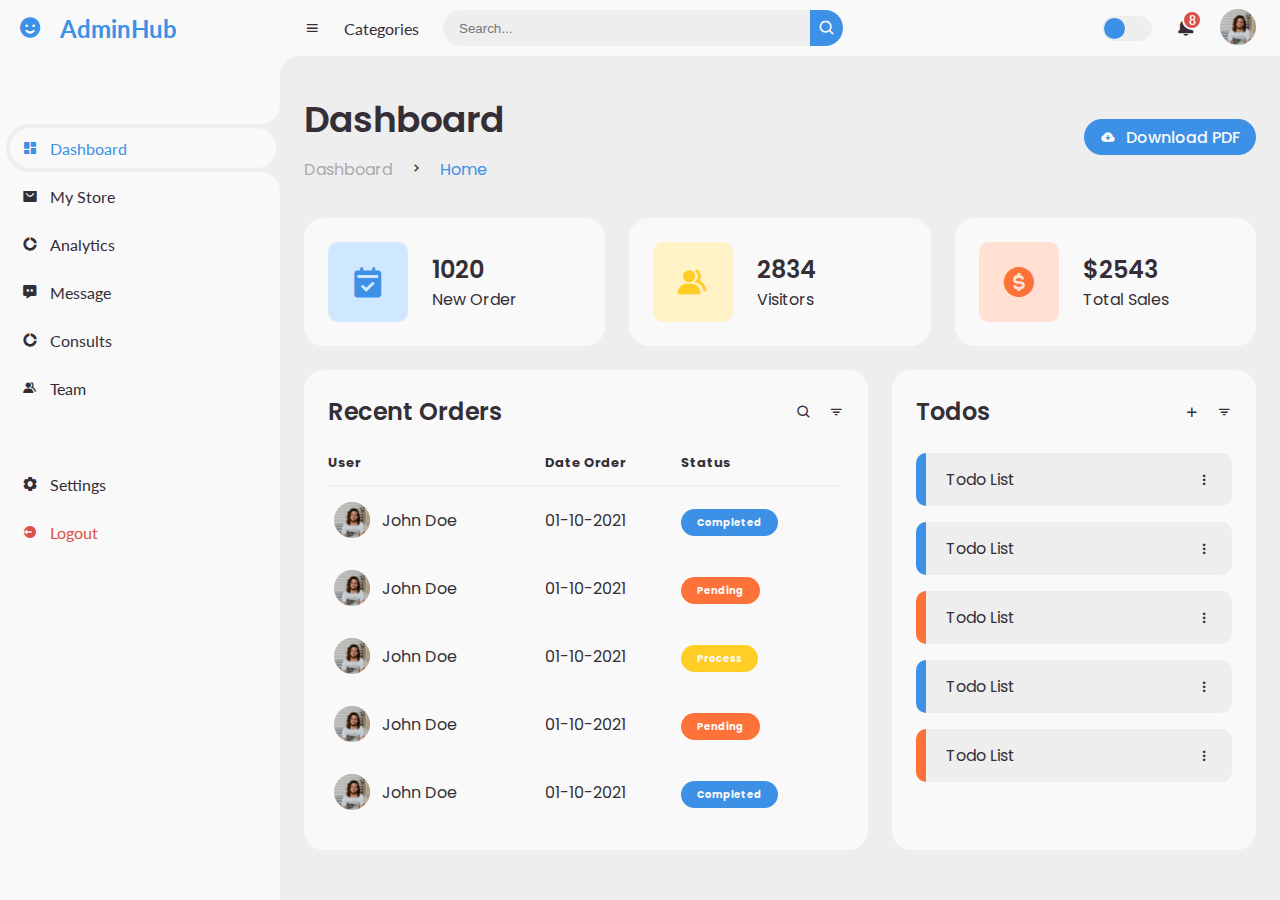
<file: FrontEnd/Index.html>
<!DOCTYPE html>
<html lang="en">
<head>
    <meta charset="UTF-8">
    <meta name="viewport" content="width=device-width, initial-scale=1.0">
    <!-- Boxicons -->
	<link href='https://unpkg.com/boxicons@2.0.9/css/boxicons.min.css' rel='stylesheet'>
    <link rel="stylesheet" href="Css/style.css">
    <script src="Js/conexion.js" defer></script>
    <script src="Js/main.js" defer></script>
    <title>Dashboard</title>
</head>
<body>
    <!-- SIDEBAR -->
	<section id="sidebar">
		<a href="#" class="brand">
			<i class='bx bxs-smile'></i>
			<span class="text">AdminHub</span>
		</a>
		<ul class="side-menu top">
			<li class="active">
				<a href="#">
					<i class='bx bxs-dashboard' ></i>
					<span class="text">Dashboard</span>
				</a>
			</li>
			<li>
				<a href="#">
					<i class='bx bxs-shopping-bag-alt' ></i>
					<span class="text">My Store</span>
				</a>
			</li>
			<li>
				<a href="#">
					<i class='bx bxs-doughnut-chart' ></i>
					<span class="text">Analytics</span>
				</a>
			</li>
			<li>
				<a href="#">
					<i class='bx bxs-message-dots' ></i>
					<span class="text">Message</span>
				</a>
			</li>
				<li>
				<a href="IndexConsults.html">
					<i class='bx bxs-doughnut-chart' ></i>
					<span class="text">Consults</span>
				</a>
			</li>
			<li>
				<a href="#">
					<i class='bx bxs-group' ></i>
					<span class="text">Team</span>
				</a>
			</li>
		</ul>
		<ul class="side-menu">
			<li>
				<a href="#">
					<i class='bx bxs-cog' ></i>
					<span class="text">Settings</span>
				</a>
			</li>
			<li>
				<a href="#" class="logout">
					<i class='bx bxs-log-out-circle' ></i>
					<span class="text">Logout</span>
				</a>
			</li>
		</ul>
	</section>
	<!-- SIDEBAR -->

    <!-- CONTENT -->
	<section id="content">
        <!-- NAVBAR -->
		<nav>
			<i class='bx bx-menu' ></i>
			<a href="#" class="nav-link">Categories</a>
			<form action="#">
				<div class="form-input">
					<input type="search" placeholder="Search...">
					<button type="submit" class="search-btn"><i class='bx bx-search' ></i></button>
				</div>
			</form>
			<input type="checkbox" id="switch-mode" hidden>
			<label for="switch-mode" class="switch-mode"></label>
			<a href="#" class="notification">
				<i class='bx bxs-bell' ></i>
				<span class="num">8</span>
			</a>
			<a href="#" class="profile">
				<img src="img/people.png">
			</a>
		</nav>
		<!-- NAVBAR -->

        <!-- MAIN -->
		<main>
			<div class="head-title">
				<div class="left">
					<h1>Dashboard</h1>
					<ul class="breadcrumb">
						<li>
							<a href="#">Dashboard</a>
						</li>
						<li><i class='bx bx-chevron-right' ></i></li>
						<li>
							<a class="active" href="#">Home</a>
						</li>
					</ul>
				</div>
				<a href="#" class="btn-download">
					<i class='bx bxs-cloud-download' ></i>
					<span class="text">Download PDF</span>
				</a>
			</div>

			<ul class="box-info">
				<li>
					<i class='bx bxs-calendar-check' ></i>
					<span class="text">
						<h3>1020</h3>
						<p>New Order</p>
					</span>
				</li>
				<li>
					<i class='bx bxs-group' ></i>
					<span class="text">
						<h3>2834</h3>
						<p>Visitors</p>
					</span>
				</li>
				<li>
					<i class='bx bxs-dollar-circle' ></i>
					<span class="text">
						<h3>$2543</h3>
						<p>Total Sales</p>
					</span>
				</li>
			</ul>

			<div class="table-data">
				<div class="order">
					<div class="head">
						<h3>Recent Orders</h3>
						<i class='bx bx-search' ></i>
						<i class='bx bx-filter' ></i>
					</div>
					<table>
						<thead>
							<tr>
								<th>User</th>
								<th>Date Order</th>
								<th>Status</th>
							</tr>
						</thead>
						<tbody>
							<tr>
								<td>
									<img src="img/people.png">
									<p>John Doe</p>
								</td>
								<td>01-10-2021</td>
								<td><span class="status completed">Completed</span></td>
							</tr>
							<tr>
								<td>
									<img src="img/people.png">
									<p>John Doe</p>
								</td>
								<td>01-10-2021</td>
								<td><span class="status pending">Pending</span></td>
							</tr>
							<tr>
								<td>
									<img src="img/people.png">
									<p>John Doe</p>
								</td>
								<td>01-10-2021</td>
								<td><span class="status process">Process</span></td>
							</tr>
							<tr>
								<td>
									<img src="img/people.png">
									<p>John Doe</p>
								</td>
								<td>01-10-2021</td>
								<td><span class="status pending">Pending</span></td>
							</tr>
							<tr>
								<td>
									<img src="img/people.png">
									<p>John Doe</p>
								</td>
								<td>01-10-2021</td>
								<td><span class="status completed">Completed</span></td>
							</tr>
						</tbody>
					</table>
				</div>
				<div class="todo">
					<div class="head">
						<h3>Todos</h3>
						<i class='bx bx-plus' ></i>
						<i class='bx bx-filter' ></i>
					</div>
					<ul class="todo-list">
						<li class="completed">
							<p>Todo List</p>
							<i class='bx bx-dots-vertical-rounded' ></i>
						</li>
						<li class="completed">
							<p>Todo List</p>
							<i class='bx bx-dots-vertical-rounded' ></i>
						</li>
						<li class="not-completed">
							<p>Todo List</p>
							<i class='bx bx-dots-vertical-rounded' ></i>
						</li>
						<li class="completed">
							<p>Todo List</p>
							<i class='bx bx-dots-vertical-rounded' ></i>
						</li>
						<li class="not-completed">
							<p>Todo List</p>
							<i class='bx bx-dots-vertical-rounded' ></i>
						</li>
					</ul>
				</div>
			</div>
		</main>
		<!-- MAIN -->
    </section>
    <!-- CONTENT -->
    
</body>
</html>
</file>
<file: FrontEnd/Css/style.css>
@import url('https://fonts.googleapis.com/css2?family=Lato:wght@400;700&family=Poppins:wght@400;500;600;700&display=swap');

* {
	margin: 0;
	padding: 0;
	box-sizing: border-box;
}

a {
	text-decoration: none;
}

li {
	list-style: none;
}

:root {
	--poppins: 'Poppins', sans-serif;
	--lato: 'Lato', sans-serif;
	--light: #F9F9F9;
	--blue: #3C91E6;
	--light-blue: #CFE8FF;
	--grey: #eee;
	--dark-grey: #AAAAAA;
	--dark: #342E37;
	--red: #DB504A;
	--yellow: #FFCE26;
	--light-yellow: #FFF2C6;
	--orange: #FD7238;
	--light-orange: #FFE0D3;
}

html {
	overflow-x: hidden;
}

body.dark {
	--light: #0C0C1E;
	--grey: #060714;
	--dark: #FBFBFB;
}

body {
	background: var(--grey);
	overflow-x: hidden;
}

/* SIDEBAR */
#sidebar {
	position: fixed;
	top: 0;
	left: 0;
	width: 280px;
	height: 100%;
	background: var(--light);
	z-index: 2000;
	font-family: var(--lato);
	transition: .3s ease;
	overflow-x: hidden;
	scrollbar-width: none;
}
#sidebar::--webkit-scrollbar {
	display: none;
}
#sidebar.hide {
	width: 60px;
}
#sidebar .brand {
	font-size: 24px;
	font-weight: 700;
	height: 56px;
	display: flex;
	align-items: center;
	color: var(--blue);
	position: sticky;
	top: 0;
	left: 0;
	background: var(--light);
	z-index: 500;
	padding-bottom: 20px;
	box-sizing: content-box;
}
#sidebar .brand .bx {
	min-width: 60px;
	display: flex;
	justify-content: center;
}
#sidebar .side-menu {
	width: 100%;
	margin-top: 48px;
}
#sidebar .side-menu li {
	height: 48px;
	background: transparent;
	margin-left: 6px;
	border-radius: 48px 0 0 48px;
	padding: 4px;
}
#sidebar .side-menu li.active {
	background: var(--grey);
	position: relative;
}
#sidebar .side-menu li.active::before {
	content: '';
	position: absolute;
	width: 40px;
	height: 40px;
	border-radius: 50%;
	top: -40px;
	right: 0;
	box-shadow: 20px 20px 0 var(--grey);
	z-index: -1;
}
#sidebar .side-menu li.active::after {
	content: '';
	position: absolute;
	width: 40px;
	height: 40px;
	border-radius: 50%;
	bottom: -40px;
	right: 0;
	box-shadow: 20px -20px 0 var(--grey);
	z-index: -1;
}
#sidebar .side-menu li a {
	width: 100%;
	height: 100%;
	background: var(--light);
	display: flex;
	align-items: center;
	border-radius: 48px;
	font-size: 16px;
	color: var(--dark);
	white-space: nowrap;
	overflow-x: hidden;
}
#sidebar .side-menu.top li.active a {
	color: var(--blue);
}
#sidebar.hide .side-menu li a {
	width: calc(48px - (4px * 2));
	transition: width .3s ease;
}
#sidebar .side-menu li a.logout {
	color: var(--red);
}
#sidebar .side-menu.top li a:hover {
	color: var(--blue);
}
#sidebar .side-menu li a .bx {
	min-width: calc(60px  - ((4px + 6px) * 2));
	display: flex;
	justify-content: center;
}
/* SIDEBAR */

/* CONTENT */
#content {
	position: relative;
	width: calc(100% - 280px);
	left: 280px;
	transition: .3s ease;
}
#sidebar.hide ~ #content {
	width: calc(100% - 60px);
	left: 60px;
}

/* NAVBAR */
#content nav {
	height: 56px;
	background: var(--light);
	padding: 0 24px;
	display: flex;
	align-items: center;
	grid-gap: 24px;
	font-family: var(--lato);
	position: sticky;
	top: 0;
	left: 0;
	z-index: 1000;
}
#content nav::before {
	content: '';
	position: absolute;
	width: 40px;
	height: 40px;
	bottom: -40px;
	left: 0;
	border-radius: 50%;
	box-shadow: -20px -20px 0 var(--light);
}
#content nav a {
	color: var(--dark);
}
#content nav .bx.bx-menu {
	cursor: pointer;
	color: var(--dark);
}
#content nav .nav-link {
	font-size: 16px;
	transition: .3s ease;
}
#content nav .nav-link:hover {
	color: var(--blue);
}
#content nav form {
	max-width: 400px;
	width: 100%;
	margin-right: auto;
}
#content nav form .form-input {
	display: flex;
	align-items: center;
	height: 36px;
}
#content nav form .form-input input {
	flex-grow: 1;
	padding: 0 16px;
	height: 100%;
	border: none;
	background: var(--grey);
	border-radius: 36px 0 0 36px;
	outline: none;
	width: 100%;
	color: var(--dark);
}
#content nav form .form-input button {
	width: 36px;
	height: 100%;
	display: flex;
	justify-content: center;
	align-items: center;
	background: var(--blue);
	color: var(--light);
	font-size: 18px;
	border: none;
	outline: none;
	border-radius: 0 36px 36px 0;
	cursor: pointer;
}
#content nav .notification {
	font-size: 20px;
	position: relative;
}
#content nav .notification .num {
	position: absolute;
	top: -6px;
	right: -6px;
	width: 20px;
	height: 20px;
	border-radius: 50%;
	border: 2px solid var(--light);
	background: var(--red);
	color: var(--light);
	font-weight: 700;
	font-size: 12px;
	display: flex;
	justify-content: center;
	align-items: center;
}
#content nav .profile img {
	width: 36px;
	height: 36px;
	object-fit: cover;
	border-radius: 50%;
}
#content nav .switch-mode {
	display: block;
	min-width: 50px;
	height: 25px;
	border-radius: 25px;
	background: var(--grey);
	cursor: pointer;
	position: relative;
}
#content nav .switch-mode::before {
	content: '';
	position: absolute;
	top: 2px;
	left: 2px;
	bottom: 2px;
	width: calc(25px - 4px);
	background: var(--blue);
	border-radius: 50%;
	transition: all .3s ease;
}
#content nav #switch-mode:checked + .switch-mode::before {
	left: calc(100% - (25px - 4px) - 2px);
}
/* NAVBAR */
/* MAIN */
#content main {
	width: 100%;
	padding: 36px 24px;
	font-family: var(--poppins);
	max-height: calc(100vh - 56px);
	overflow-y: auto;
}
#content main .head-title {
	display: flex;
	align-items: center;
	justify-content: space-between;
	grid-gap: 16px;
	flex-wrap: wrap;
}
#content main .head-title .left h1 {
	font-size: 36px;
	font-weight: 600;
	margin-bottom: 10px;
	color: var(--dark);
}
#content main .head-title .left .breadcrumb {
	display: flex;
	align-items: center;
	grid-gap: 16px;
}
#content main .head-title .left .breadcrumb li {
	color: var(--dark);
}
#content main .head-title .left .breadcrumb li a {
	color: var(--dark-grey);
	pointer-events: none;
}
#content main .head-title .left .breadcrumb li a.active {
	color: var(--blue);
	pointer-events: unset;
}
#content main .head-title .btn-download {
	height: 36px;
	padding: 0 16px;
	border-radius: 36px;
	background: var(--blue);
	color: var(--light);
	display: flex;
	justify-content: center;
	align-items: center;
	grid-gap: 10px;
	font-weight: 500;
}

#content main .box-info {
	display: grid;
	grid-template-columns: repeat(auto-fit, minmax(240px, 1fr));
	grid-gap: 24px;
	margin-top: 36px;
}
#content main .box-info li {
	padding: 24px;
	background: var(--light);
	border-radius: 20px;
	display: flex;
	align-items: center;
	grid-gap: 24px;
}
#content main .box-info li .bx {
	width: 80px;
	height: 80px;
	border-radius: 10px;
	font-size: 36px;
	display: flex;
	justify-content: center;
	align-items: center;
}
#content main .box-info li:nth-child(1) .bx {
	background: var(--light-blue);
	color: var(--blue);
}
#content main .box-info li:nth-child(2) .bx {
	background: var(--light-yellow);
	color: var(--yellow);
}
#content main .box-info li:nth-child(3) .bx {
	background: var(--light-orange);
	color: var(--orange);
}
#content main .box-info li .text h3 {
	font-size: 24px;
	font-weight: 600;
	color: var(--dark);
}
#content main .box-info li .text p {
	color: var(--dark);	
}

#content main .table-data {
	display: flex;
	flex-wrap: wrap;
	grid-gap: 24px;
	margin-top: 24px;
	width: 100%;
	color: var(--dark);
}
#content main .table-data > div {
	border-radius: 20px;
	background: var(--light);
	padding: 24px;
	overflow-x: auto;
}
#content main .table-data .head {
	display: flex;
	align-items: center;
	grid-gap: 16px;
	margin-bottom: 24px;
}
#content main .table-data .head h3 {
	margin-right: auto;
	font-size: 24px;
	font-weight: 600;
}
#content main .table-data .head .bx {
	cursor: pointer;
}

#content main .table-data .order {
	flex-grow: 1;
	flex-basis: 500px;
}
#content main .table-data .order table {
	width: 100%;
	border-collapse: collapse;
}
#content main .table-data .order table th {
	padding-bottom: 12px;
	font-size: 13px;
	text-align: left;
	border-bottom: 1px solid var(--grey);
}
#content main .table-data .order table td {
	padding: 16px 0;
}
#content main .table-data .order table tr td:first-child {
	display: flex;
	align-items: center;
	grid-gap: 12px;
	padding-left: 6px;
}
#content main .table-data .order table td img {
	width: 36px;
	height: 36px;
	border-radius: 50%;
	object-fit: cover;
}
#content main .table-data .order table tbody tr:hover {
	background: var(--grey);
}
#content main .table-data .order table tr td .status {
	font-size: 10px;
	padding: 6px 16px;
	color: var(--light);
	border-radius: 20px;
	font-weight: 700;
}
#content main .table-data .order table tr td .status.completed {
	background: var(--blue);
}
#content main .table-data .order table tr td .status.process {
	background: var(--yellow);
}
#content main .table-data .order table tr td .status.pending {
	background: var(--orange);
}

#content main .table-data .todo {
	flex-grow: 1;
	flex-basis: 300px;
}
#content main .table-data .todo .todo-list {
	width: 100%;
}
#content main .table-data .todo .todo-list li {
	width: 100%;
	margin-bottom: 16px;
	background: var(--grey);
	border-radius: 10px;
	padding: 14px 20px;
	display: flex;
	justify-content: space-between;
	align-items: center;
}
#content main .table-data .todo .todo-list li .bx {
	cursor: pointer;
}
#content main .table-data .todo .todo-list li.completed {
	border-left: 10px solid var(--blue);
}
#content main .table-data .todo .todo-list li.not-completed {
	border-left: 10px solid var(--orange);
}
#content main .table-data .todo .todo-list li:last-child {
	margin-bottom: 0;
}
/* MAIN */
/* CONTENT */
</file>
